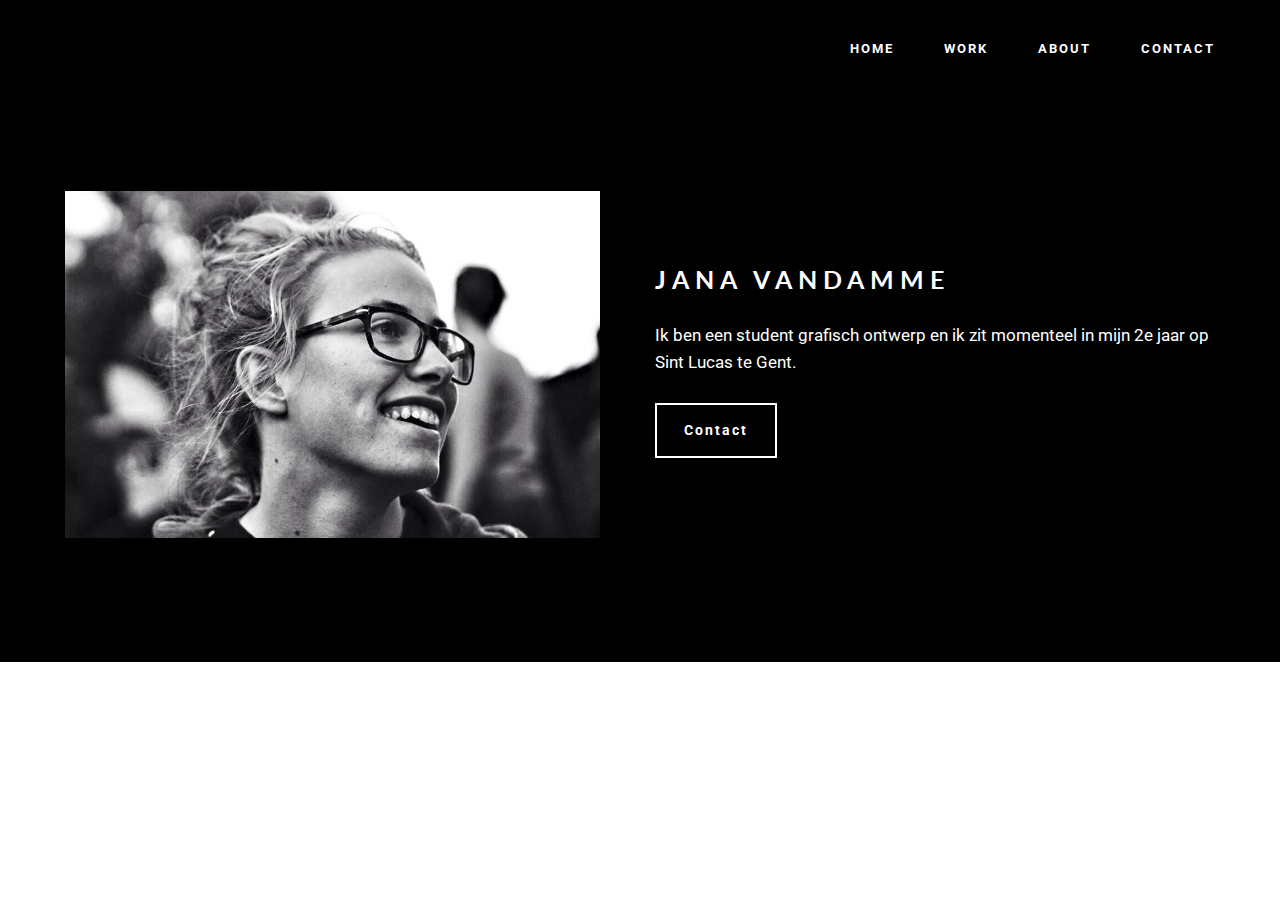
<file: About.html>
<!DOCTYPE html>
<html>
<head>
  <!-- Site made with Mobirise Website Builder v2.11.1, https://mobirise.com -->
  <meta charset="UTF-8">
  <meta http-equiv="X-UA-Compatible" content="IE=edge">
  <meta name="generator" content="Mobirise v2.11.1, mobirise.com">
  <meta name="viewport" content="width=device-width, initial-scale=1">
  <link rel="shortcut icon" href="assets/images/10463007-10204190463590943-1626561385712831707-n-1-960x960-91.jpg" type="image/x-icon">
  <meta name="description" content="">
  <title>About</title>
  <link rel="stylesheet" href="https://fonts.googleapis.com/css?family=Roboto:700,400&amp;subset=cyrillic,latin,greek,vietnamese">
  <link rel="stylesheet" href="assets/bootstrap/css/bootstrap.min.css">
  <link rel="stylesheet" href="assets/mobirise/css/style.css">
  <link rel="stylesheet" href="assets/mobirise/css/mbr-additional.css" type="text/css">
  
  
  
</head>
<body>

<!-- Google Analytics -->
<script>
  (function(i,s,o,g,r,a,m){i['GoogleAnalyticsObject']=r;i[r]=i[r]||function(){
  (i[r].q=i[r].q||[]).push(arguments)},i[r].l=1*new Date();a=s.createElement(o),
  m=s.getElementsByTagName(o)[0];a.async=1;a.src=g;m.parentNode.insertBefore(a,m)
  })(window,document,'script','https://www.google-analytics.com/analytics.js','ga');

  ga('create', 'UA-77722412-1', 'auto');
  ga('send', 'pageview');

</script>
<!-- /Google Analytics -->


<section class="mbr-navbar mbr-navbar--freeze mbr-navbar--absolute mbr-navbar--transparent mbr-navbar--auto-collapse" id="ext_menu-7">
    <div class="mbr-navbar__section mbr-section">
        <div class="mbr-section__container container">
            <div class="mbr-navbar__container">
                
                <div class="mbr-navbar__hamburger mbr-hamburger"><span class="mbr-hamburger__line"></span></div>
                <div class="mbr-navbar__column mbr-navbar__menu">
                    <nav class="mbr-navbar__menu-box mbr-navbar__menu-box--inline-right">
                        <div class="mbr-navbar__column">
                            <ul class="mbr-navbar__items mbr-navbar__items--right float-left mbr-buttons mbr-buttons--freeze mbr-buttons--right btn-decorator mbr-buttons--active mbr-buttons--only-links"><li class="mbr-navbar__item"><a class="mbr-buttons__link btn text-white" href="index.html">HOME</a></li><li class="mbr-navbar__item"><a class="mbr-buttons__link btn text-white" href="Work.html">WORK</a></li> <li class="mbr-navbar__item"><a class="mbr-buttons__link btn text-white" href="About.html">ABOUT</a></li> <li class="mbr-navbar__item"><a class="mbr-buttons__link btn text-white" href="Contact.html">CONTACT</a></li> </ul>                            
                            
                        </div>
                    </nav>
                </div>
            </div>
        </div>
    </div>
</section>

<section class="engine"><a rel="external" href="https://mobirise.com">free website creator</a></section><section class="mbr-section mbr-section--relative mbr-after-navbar" id="msg-box4-33" style="background-color: rgb(0, 0, 0);">
    
    <div class="mbr-section__container mbr-section__container--isolated container" style="padding-top: 93px; padding-bottom: 124px;">
        <div class="row">
            <div class="mbr-box mbr-box--fixed mbr-box--adapted">
                <div class="mbr-box__magnet mbr-box__magnet--top-right mbr-section__left col-sm-6">
                    <figure class="mbr-figure mbr-figure--adapted mbr-figure--caption-inside-bottom mbr-figure--full-width"><img src="assets/images/10463007-10204190463590943-1626561385712831707-n-960x622-40.jpg" class="mbr-figure__img"></figure>
                </div>
                <div class="mbr-box__magnet mbr-class-mbr-box__magnet--center-left col-sm-6 mbr-section__right">
                    <div class="mbr-section__container mbr-section__container--middle">
                        <div class="mbr-header mbr-header--auto-align mbr-header--wysiwyg">
                            <h3 class="mbr-header__text">JANA VANDAMME</h3>
                            
                        </div>
                    </div>
                    <div class="mbr-section__container mbr-section__container--middle">
                        <div class="mbr-article mbr-article--auto-align mbr-article--wysiwyg">Ik ben een student grafisch ontwerp en ik zit momenteel in mijn 2e jaar op Sint Lucas te Gent.&nbsp;</div>
                    </div>
                    <div class="mbr-section__container">
                        <div class="mbr-buttons mbr-buttons--auto-align btn-inverse"><a class="mbr-buttons__btn btn btn-lg btn-default" href="Contact.html">Contact</a></div>
                    </div>
                </div>
                
            </div>
        </div>
    </div>
</section>


  <script src="assets/web/assets/jquery/jquery.min.js"></script>
  <script src="assets/bootstrap/js/bootstrap.min.js"></script>
  <script src="assets/smooth-scroll/SmoothScroll.js"></script>
  <script src="assets/mobirise/js/script.js"></script>
  
  
</body>
</html>
</file>
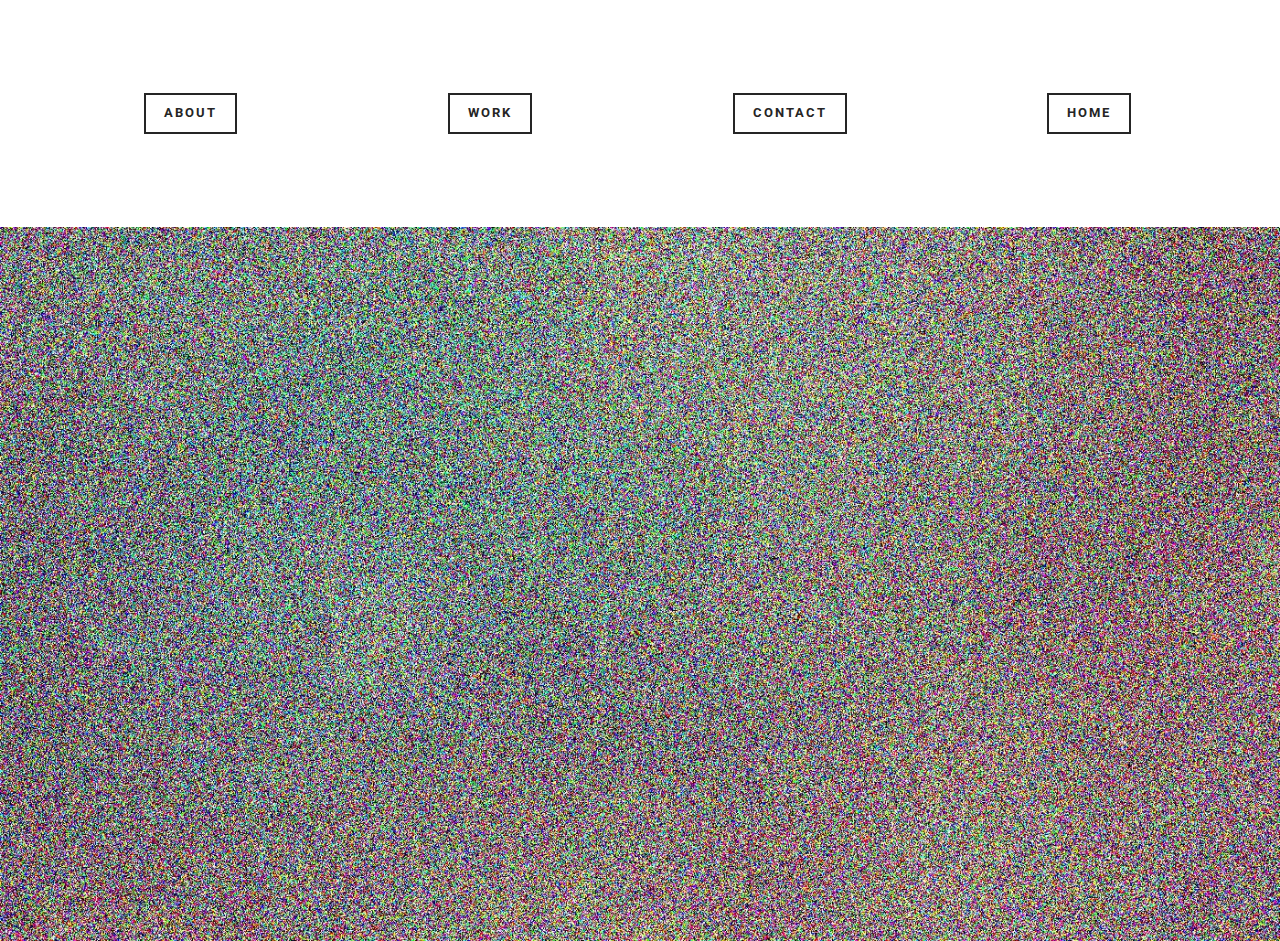
<file: Home.html>
<!DOCTYPE html>
<html>
<head>
  <!-- Site made with Mobirise Website Builder v2.11.1, https://mobirise.com -->
  <meta charset="UTF-8">
  <meta http-equiv="X-UA-Compatible" content="IE=edge">
  <meta name="generator" content="Mobirise v2.11.1, mobirise.com">
  <meta name="viewport" content="width=device-width, initial-scale=1">
  <link rel="shortcut icon" href="assets/images/10463007-10204190463590943-1626561385712831707-n-1-960x960-91.jpg" type="image/x-icon">
  <meta name="description" content="">
  <title>home</title>
  <link rel="stylesheet" href="https://fonts.googleapis.com/css?family=Roboto:700,400&amp;subset=cyrillic,latin,greek,vietnamese">
  <link rel="stylesheet" href="assets/bootstrap/css/bootstrap.min.css">
  <link rel="stylesheet" href="assets/mobirise/css/style.css">
  <link rel="stylesheet" href="assets/mobirise/css/mbr-additional.css" type="text/css">
  
  
  
</head>
<body>

<!-- Google Analytics -->
<script>
  (function(i,s,o,g,r,a,m){i['GoogleAnalyticsObject']=r;i[r]=i[r]||function(){
  (i[r].q=i[r].q||[]).push(arguments)},i[r].l=1*new Date();a=s.createElement(o),
  m=s.getElementsByTagName(o)[0];a.async=1;a.src=g;m.parentNode.insertBefore(a,m)
  })(window,document,'script','https://www.google-analytics.com/analytics.js','ga');

  ga('create', 'UA-77722412-1', 'auto');
  ga('send', 'pageview');

</script>
<!-- /Google Analytics -->


<section class="mbr-section mbr-section--relative mbr-section--fixed-size" id="features1-40" style="background-color: rgb(255, 255, 255);">
    
    
    <div class="mbr-section__container container mbr-section__container--std-top-padding" style="padding-top: 93px;">
        <div class="mbr-section__row row">
            <div class="mbr-section__col col-xs-12 col-md-3 col-sm-6">
                
                
                
                <div class="mbr-section__container mbr-section__container--last" style="padding-bottom: 93px;">
                    <div class="mbr-buttons mbr-buttons--center"><a href="About.html" class="mbr-buttons__btn btn btn-wrap btn-xs-lg btn-default">ABOUT</a></div>
                </div>
            </div>
            <div class="mbr-section__col col-xs-12 col-md-3 col-sm-6">
                
                
                
                <div class="mbr-section__container mbr-section__container--last" style="padding-bottom: 93px;">
                    <div class="mbr-buttons mbr-buttons--center"><a href="Work.html" class="mbr-buttons__btn btn btn-wrap btn-xs-lg btn-default">WORK</a></div>
                </div>
            </div>
            <div class="clearfix visible-sm-block"></div>
            <div class="mbr-section__col col-xs-12 col-md-3 col-sm-6">
                
                
                
                <div class="mbr-section__container mbr-section__container--last" style="padding-bottom: 93px;">
                    <div class="mbr-buttons mbr-buttons--center"><a href="Contact.html" class="mbr-buttons__btn btn btn-wrap btn-xs-lg btn-default">CONTACT</a></div>
                </div>
            </div>
            
            <div class="mbr-section__col col-xs-12 col-md-3 col-sm-6">
                
                
                
                <div class="mbr-section__container mbr-section__container--last" style="padding-bottom: 93px;">
                    <div class="mbr-buttons mbr-buttons--center"><a href="index.html" class="mbr-buttons__btn btn btn-wrap btn-xs-lg btn-default">HOME</a></div>
                </div>
            </div>
            
            
            
        </div>
    </div>
</section>

<section class="engine"><a rel="external" href="https://mobirise.com">html5 site builder</a></section><section class="mbr-figure mbr-figure--wysiwyg mbr-figure--full-width mbr-figure--caption-outside-bottom" id="image1-41" style="background-color: rgb(37, 37, 37);">

    <div><img src="assets/images/design-header-2016x1124-62.jpg" class="mbr-figure__img"></div>
    
</section>


  <script src="assets/web/assets/jquery/jquery.min.js"></script>
  <script src="assets/bootstrap/js/bootstrap.min.js"></script>
  <script src="assets/smooth-scroll/SmoothScroll.js"></script>
  <script src="assets/mobirise/js/script.js"></script>
  
  
</body>
</html>
</file>
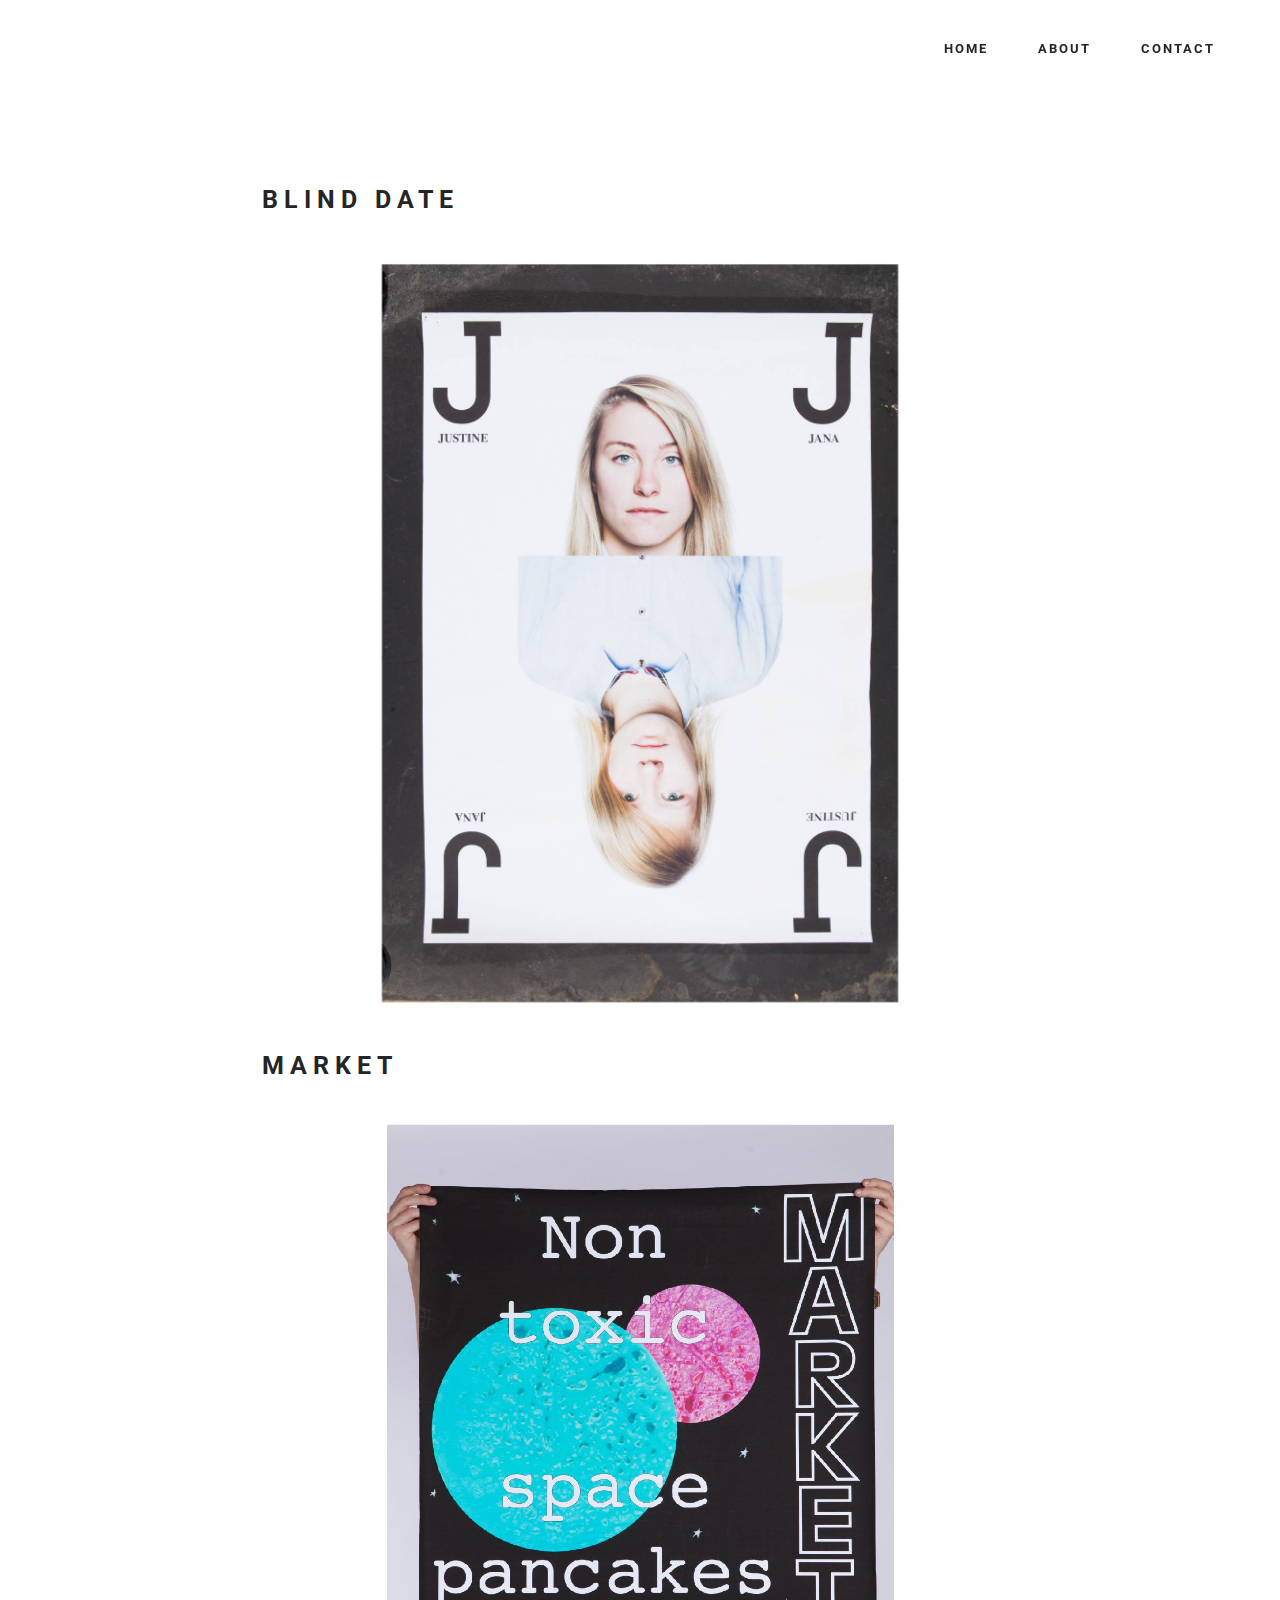
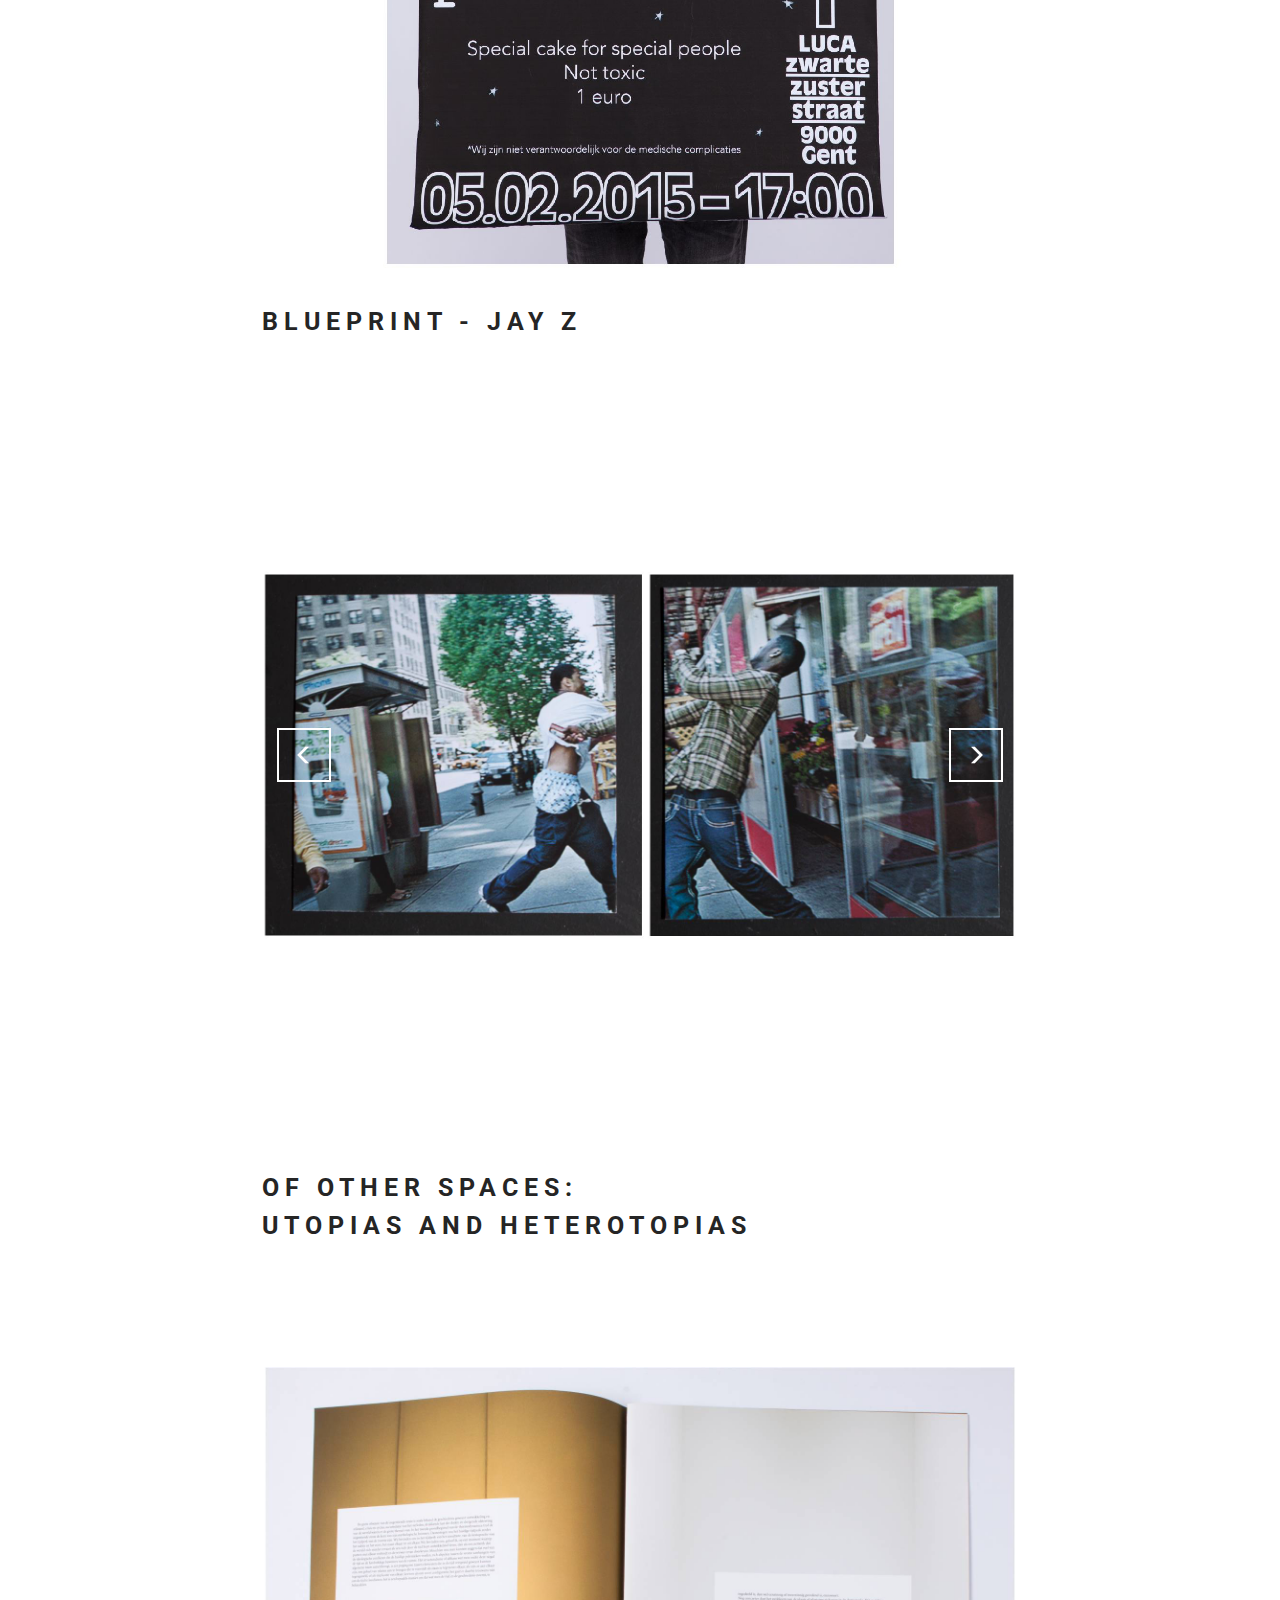
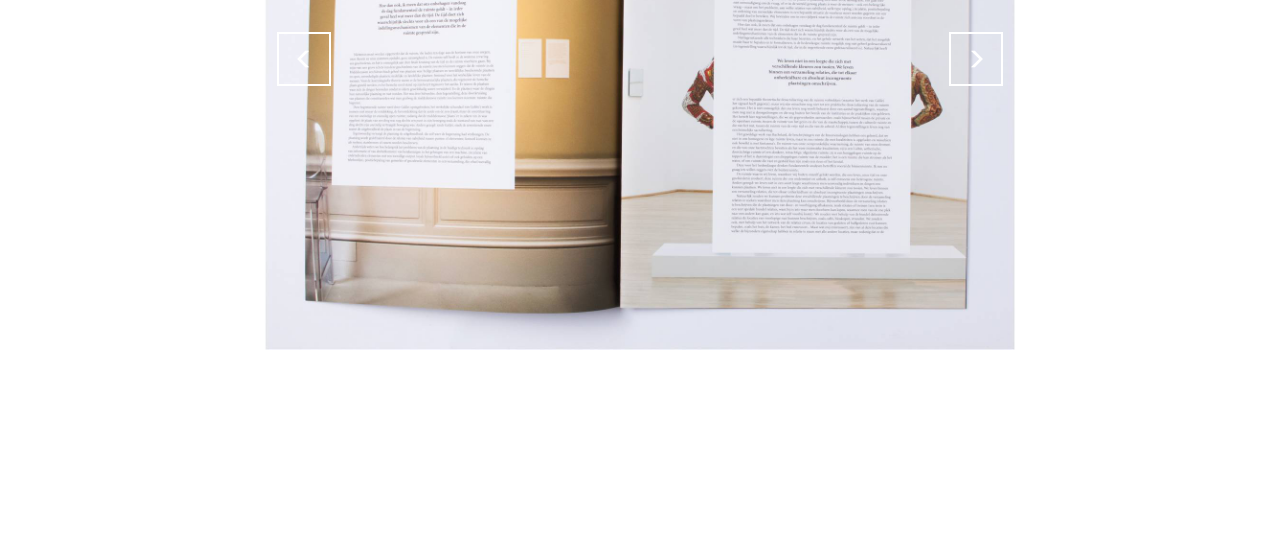
<file: Work.html>
<!DOCTYPE html>
<html>
<head>
  <!-- Site made with Mobirise Website Builder v2.11.1, https://mobirise.com -->
  <meta charset="UTF-8">
  <meta http-equiv="X-UA-Compatible" content="IE=edge">
  <meta name="generator" content="Mobirise v2.11.1, mobirise.com">
  <meta name="viewport" content="width=device-width, initial-scale=1">
  <link rel="shortcut icon" href="assets/images/10463007-10204190463590943-1626561385712831707-n-1-960x960-91.jpg" type="image/x-icon">
  <meta name="description" content="">
  <title>work</title>
  <link rel="stylesheet" href="https://fonts.googleapis.com/css?family=Roboto:700,400&amp;subset=cyrillic,latin,greek,vietnamese">
  <link rel="stylesheet" href="assets/bootstrap/css/bootstrap.min.css">
  <link rel="stylesheet" href="assets/mobirise/css/style.css">
  <link rel="stylesheet" href="assets/mobirise-slider/style.css">
  <link rel="stylesheet" href="assets/mobirise/css/mbr-additional.css" type="text/css">
  
  
  
</head>
<body>

<!-- Google Analytics -->
<script>
  (function(i,s,o,g,r,a,m){i['GoogleAnalyticsObject']=r;i[r]=i[r]||function(){
  (i[r].q=i[r].q||[]).push(arguments)},i[r].l=1*new Date();a=s.createElement(o),
  m=s.getElementsByTagName(o)[0];a.async=1;a.src=g;m.parentNode.insertBefore(a,m)
  })(window,document,'script','https://www.google-analytics.com/analytics.js','ga');

  ga('create', 'UA-77722412-1', 'auto');
  ga('send', 'pageview');

</script>
<!-- /Google Analytics -->


<section class="mbr-navbar mbr-navbar--freeze mbr-navbar--absolute mbr-navbar--transparent mbr-navbar--sticky mbr-navbar--auto-collapse" id="menu-23">
    <div class="mbr-navbar__section mbr-section">
        <div class="mbr-section__container container">
            <div class="mbr-navbar__container">
                
                <div class="mbr-navbar__hamburger mbr-hamburger"><span class="mbr-hamburger__line"></span></div>
                <div class="mbr-navbar__column mbr-navbar__menu">
                    <nav class="mbr-navbar__menu-box mbr-navbar__menu-box--inline-right">
                        <div class="mbr-navbar__column">
                            <ul class="mbr-navbar__items mbr-navbar__items--right float-left mbr-buttons mbr-buttons--freeze mbr-buttons--right btn-decorator mbr-buttons--active mbr-buttons--only-links"><li class="mbr-navbar__item"><a class="mbr-buttons__link btn text-black" href="index.html">HOME</a></li><li class="mbr-navbar__item"><a class="mbr-buttons__link btn text-black" href="About.html">ABOUT</a></li><li class="mbr-navbar__item"><a class="mbr-buttons__link btn text-black" href="Contact.html">CONTACT</a></li></ul>                            
                            
                        </div>
                    </nav>
                </div>
            </div>
        </div>
    </div>
</section>

<section class="engine"><a rel="external" href="https://mobirise.com">responsive layout maker</a></section><section class="mbr-section mbr-after-navbar" id="header3-50">
    <div class="mbr-section__container container mbr-section__container--first">
        <div class="mbr-header mbr-header--wysiwyg row">
            <div class="col-sm-8 col-sm-offset-2">
                <h3 class="mbr-header__text">BLIND DATE</h3>
                
            </div>
        </div>
    </div>
</section>

<section class="mbr-slider mbr-section mbr-section--no-padding carousel slide" data-ride="carousel" data-wrap="true" data-interval="false" id="slider2-18">
    <div class="mbr-section__container container article-slider mbr-section__container--middle">
        <div class=" col-sm-8 col-sm-offset-2">
            
            <div class="carousel-inner" role="listbox">
                <div class="mbr-box mbr-section mbr-section--relative mbr-section--fixed-size mbr-section--bg-adapted item dark center active">
                    <div class="mbr-box__magnet mbr-box__magnet--center-left">
                                            
                        <div>
                            <img src="assets/images/1-1600x1600-85.jpg">
                            <div class="row">
                                <div class=" col-md-6 col-md-offset-1">  

                                <div class="mbr-hero">
                                    

                                    
                                </div>
                                
                                </div>
                            </div>
                        </div>
                    </div>
                </div><div class="mbr-box mbr-section mbr-section--relative mbr-section--fixed-size mbr-section--bg-adapted item dark center">
                    <div class="mbr-box__magnet mbr-box__magnet--center-left">
                                            
                        <div>
                            <img src="assets/images/1-1600x1600-35.jpg">
                            <div class="row">
                                <div class=" col-md-6 col-md-offset-1">  

                                <div class="mbr-hero">
                                    

                                    
                                </div>
                                
                                </div>
                            </div>
                        </div>
                    </div>
                </div><div class="mbr-box mbr-section mbr-section--relative mbr-section--fixed-size mbr-section--bg-adapted item dark center">
                    <div class="mbr-box__magnet mbr-box__magnet--center-center">
                    <div class="mbr-overlay" style="opacity: 0.8; background-color: rgb(0, 0, 0);"></div>                        
                        <div>
                            <img src="assets/images/1-1600x1600-35.jpg">
                            <div class="row">
                                <div class=" col-md-8 col-md-offset-2">  

                                <div class="mbr-hero">
                                    

                                    <p class="mbr-hero__subtext"><strong>Ontwerp je in duo een diptiek. Het tweeluik moet zichtbaar maken of jullie combinatie een match of een mismatch is.<br>Elke poster bevat een portret + naam van de persoon in kwestie, gecombineerd met een slagzin of woord die de match of de mismatch duidelijk maakt.</strong><br></p>
                                </div>
                                
                                </div>
                            </div>
                        </div>
                    </div>
                </div>
            </div>
            
            <a data-app-prevent-settings="" class="left carousel-control" role="button" data-slide="prev" href="#slider2-18">
                <span class="glyphicon glyphicon-menu-left" aria-hidden="true"></span>
                <span class="sr-only">Previous</span>
            </a>
            <a data-app-prevent-settings="" class="right carousel-control" role="button" data-slide="next" href="#slider2-18">
                <span class="glyphicon glyphicon-menu-right" aria-hidden="true"></span>
                <span class="sr-only">Next</span>
            </a>
        </div>
    </div>
</section>

<section class="mbr-section" id="header3-53">
    <div class="mbr-section__container container mbr-section__container--middle">
        <div class="mbr-header mbr-header--wysiwyg row">
            <div class="col-sm-8 col-sm-offset-2">
                <h3 class="mbr-header__text">MARKET</h3>
                
            </div>
        </div>
    </div>
</section>

<section class="mbr-section" id="image2-54">
    <div class="mbr-section__container container mbr-section__container--middle">
        <div class="row">
            <div class="col-sm-8 col-sm-offset-2">
                <figure class="mbr-figure mbr-figure--wysiwyg mbr-figure--full-width mbr-figure--caption-inside-bottom">

                    <div><img src="assets/images/2-1600x1600-92.jpg" class="mbr-figure__img"></div>
                    
                </figure>
            </div>
        </div>
    </div>
</section>

<section class="mbr-section" id="header3-55">
    <div class="mbr-section__container container mbr-section__container--middle">
        <div class="mbr-header mbr-header--wysiwyg row">
            <div class="col-sm-8 col-sm-offset-2">
                <h3 class="mbr-header__text">BLUEPRINT - JAY Z</h3>
                
            </div>
        </div>
    </div>
</section>

<section class="mbr-slider mbr-section mbr-section--no-padding carousel slide" data-ride="carousel" data-wrap="true" data-interval="false" id="slider2-19">
    <div class="mbr-section__container container article-slider mbr-section__container--middle">
        <div class=" col-sm-8 col-sm-offset-2">
            
            <div class="carousel-inner" role="listbox">
                <div class="mbr-box mbr-section mbr-section--relative mbr-section--fixed-size mbr-section--bg-adapted item dark center active">
                    <div class="mbr-box__magnet mbr-box__magnet--center-center">
                                            
                        <div>
                            <img src="assets/images/4-1600x1600-5.jpg">
                            <div class="row">
                                <div class=" col-md-8 col-md-offset-2">  

                                <div class="mbr-hero">
                                    

                                    
                                </div>
                                
                                </div>
                            </div>
                        </div>
                    </div>
                </div><div class="mbr-box mbr-section mbr-section--relative mbr-section--fixed-size mbr-section--bg-adapted item dark center">
                    <div class="mbr-box__magnet mbr-box__magnet--center-center">
                                            
                        <div>
                            <img src="assets/images/4-1600x1600-25.jpg">
                            <div class="row">
                                <div class=" col-md-8 col-md-offset-2">  

                                <div class="mbr-hero">
                                    

                                    
                                </div>
                                
                                </div>
                            </div>
                        </div>
                    </div>
                </div><div class="mbr-box mbr-section mbr-section--relative mbr-section--fixed-size mbr-section--bg-adapted item dark center">
                    <div class="mbr-box__magnet mbr-box__magnet--center-right">
                    <div class="mbr-overlay" style="opacity: 0.8; background-color: rgb(0, 0, 0);"></div>                        
                        <div>
                            <img src="assets/images/4-1600x1600-25.jpg">
                            <div class="row">
                                <div class=" col-md-6 col-md-offset-5">  

                                <div class="mbr-hero">
                                    

                                    <p class="mbr-hero__subtext"><strong>Je ontwerpt een lp-hoes voor muziek naar keuze. Uiteraard is het niet de bedoeling dat je de bestaande iconografie van de muzikant of het muziek/genre bevestigt, we verwachten een persoonlijke grafische invalshoek. Probeer je voor te stellen dat de bestaande hoes als voorstel door de artiest of het label geweigerd is, en dat jij aangezocht bent om met een totaal nieuw concept aan te komen.</strong><br></p>
                                </div>
                                
                                </div>
                            </div>
                        </div>
                    </div>
                </div>
            </div>
            
            <a data-app-prevent-settings="" class="left carousel-control" role="button" data-slide="prev" href="#slider2-19">
                <span class="glyphicon glyphicon-menu-left" aria-hidden="true"></span>
                <span class="sr-only">Previous</span>
            </a>
            <a data-app-prevent-settings="" class="right carousel-control" role="button" data-slide="next" href="#slider2-19">
                <span class="glyphicon glyphicon-menu-right" aria-hidden="true"></span>
                <span class="sr-only">Next</span>
            </a>
        </div>
    </div>
</section>

<section class="mbr-section" id="header3-22">
    <div class="mbr-section__container container mbr-section__container--middle">
        <div class="mbr-header mbr-header--wysiwyg row">
            <div class="col-sm-8 col-sm-offset-2">
                <h3 class="mbr-header__text">OF OTHER SPACES:&nbsp;<div>UTOPIAS AND HETEROTOPIAS</div></h3>
                
            </div>
        </div>
    </div>
</section>

<section class="mbr-slider mbr-section mbr-section--no-padding carousel slide" data-ride="carousel" data-wrap="true" data-interval="false" id="slider2-20">
    <div class="mbr-section__container container article-slider mbr-section__container--last">
        <div class=" col-sm-8 col-sm-offset-2">
            
            <div class="carousel-inner" role="listbox">
                <div class="mbr-box mbr-section mbr-section--relative mbr-section--fixed-size mbr-section--bg-adapted item dark center active">
                    <div class="mbr-box__magnet mbr-box__magnet--center-center">
                                            
                        <div>
                            <img src="assets/images/3-1600x1600-50.jpg">
                            <div class="row">
                                <div class=" col-md-8 col-md-offset-2">  

                                <div class="mbr-hero">
                                    

                                    
                                </div>
                                
                                </div>
                            </div>
                        </div>
                    </div>
                </div><div class="mbr-box mbr-section mbr-section--relative mbr-section--fixed-size mbr-section--bg-adapted item dark center">
                    <div class="mbr-box__magnet mbr-box__magnet--center-center">
                                            
                        <div>
                            <img src="assets/images/3-1600x1600-7.jpg">
                            <div class="row">
                                <div class=" col-md-8 col-md-offset-2">  

                                <div class="mbr-hero">
                                    

                                    
                                </div>
                                
                                </div>
                            </div>
                        </div>
                    </div>
                </div><div class="mbr-box mbr-section mbr-section--relative mbr-section--fixed-size mbr-section--bg-adapted item dark center">
                    <div class="mbr-box__magnet mbr-box__magnet--center-left">
                    <div class="mbr-overlay" style="opacity: 0.7; background-color: rgb(0, 0, 0);"></div>                        
                        <div>
                            <img src="assets/images/3-1600x1600-7.jpg">
                            <div class="row">
                                <div class=" col-md-6 col-md-offset-1">  

                                <div class="mbr-hero">
                                    

                                    <p class="mbr-hero__subtext"><strong>Ontwerp een boek op krantenformaar. Het boek moet een heterotopie weergeven en de tekst van Foucault 'Of Other Spaces: Utopias and Heterotopias' bevatten. Het boek moet duidelijk maken wat een heterotopie is aan de hand van de gebruikte afbeeldingen <br>en de tekst.</strong><br></p>
                                </div>
                                
                                </div>
                            </div>
                        </div>
                    </div>
                </div>
            </div>
            
            <a data-app-prevent-settings="" class="left carousel-control" role="button" data-slide="prev" href="#slider2-20">
                <span class="glyphicon glyphicon-menu-left" aria-hidden="true"></span>
                <span class="sr-only">Previous</span>
            </a>
            <a data-app-prevent-settings="" class="right carousel-control" role="button" data-slide="next" href="#slider2-20">
                <span class="glyphicon glyphicon-menu-right" aria-hidden="true"></span>
                <span class="sr-only">Next</span>
            </a>
        </div>
    </div>
</section>


  <script src="assets/web/assets/jquery/jquery.min.js"></script>
  <script src="assets/bootstrap/js/bootstrap.min.js"></script>
  <script src="assets/smooth-scroll/SmoothScroll.js"></script>
  <script src="assets/bootstrap-carousel-swipe/bootstrap-carousel-swipe.js"></script>
  <script src="assets/mobirise/js/script.js"></script>
  
  
</body>
</html>
</file>
<file: assets/mobirise/css/mbr-additional.css>
@import url(https://fonts.googleapis.com/css?family=Lato:400,300,700);
#ext_menu-7 .mbr-brand__name {
  font-size: 16px;
}
#ext_menu-7.mbr-navbar--stuck .mbr-navbar__section {
  background: #000000;
}
#ext_menu-7 .mbr-navbar__hamburger {
  color: #ffffff;
}
#header4-9 H1 {
  font-size: 60px;
  text-align: left;
  color: #ffffff;
}
#contacts1-48 P {
  color: #252525;
}

#msg-box4-33 .mbr-header__text {
  color: #ffffff;
  font-family: 'Lato', sans-serif;
}
#msg-box4-33 .mbr-header__subtext {
  color: #ffffff;
}
#msg-box4-33 .mbr-article {
  color: #ffffff;
}
#msg-box5-35 .mbr-header__text {
  color: #252525;
}
#msg-box5-35 .mbr-header__subtext {
  color: #ffffff;
}
#msg-box5-35 .mbr-article {
  color: #ffffff;
}
#msg-box5-35 .mbr-article P {
  color: #252525;
}
#msg-box5-36 .mbr-header__text {
  color: #ffffff;
}
#msg-box5-36 .mbr-header__subtext {
  color: #ffffff;
}
#msg-box5-36 .mbr-article {
  color: #ffffff;
}
#msg-box4-42 .mbr-header__text {
  color: #252525;
}
#msg-box4-42 .mbr-header__subtext {
  color: #ffffff;
}
#msg-box4-42 .mbr-article {
  color: #ffffff;
}
#msg-box4-42 .mbr-article P {
  color: #252525;
}
#msg-box4-43 .mbr-header__text {
  color: #252525;
}
#msg-box4-43 .mbr-header__subtext {
  color: #ffffff;
}
#msg-box4-43 .mbr-article {
  color: #ffffff;
}
#msg-box4-43 .mbr-article P {
  color: #252525;
  font-size: 16px;
}
#msg-box4-44 .mbr-header__text {
  color: #ffffff;
}
#msg-box4-44 .mbr-header__subtext {
  color: #ffffff;
}
#msg-box4-44 .mbr-article {
  color: #ffffff;
}
#msg-box4-45 .mbr-header__text {
  color: #252525;
}
#msg-box4-45 .mbr-header__subtext {
  color: #ffffff;
}
#msg-box4-45 .mbr-article {
  color: #ffffff;
}
#msg-box4-45 .mbr-article P {
  color: #252525;
}
#msg-box4-46 .mbr-header__text {
  color: #ffffff;
}
#msg-box4-46 .mbr-header__subtext {
  color: #ffffff;
}
#msg-box4-46 .mbr-article {
  color: #ffffff;
}
</file>
<file: assets/mobirise-slider/style.css>
/*-------

   Slider

-------*/
.mbr-slider .carousel-inner > .active,
.mbr-slider .carousel-inner > .next,
.mbr-slider .carousel-inner > .prev {
	display: table;
}
.mbr-slider .carousel-control {
    background-image: none;
    width: 54px;
    height: 54px;
    top: 50%;
    margin-top: -27px;
    line-height: 54px;
    border: 2px solid #fff;
    opacity: 1;
    text-shadow: none;
    z-index: 5;
    -webkit-transition: all 0.2s ease-in-out 0s;
    -o-transition: all 0.2s ease-in-out 0s;
    transition: all 0.2s ease-in-out 0s;
}
.mbr-slider .carousel-control.left {
	margin-left: 20px;
}
.mbr-slider .carousel-control.right {
	margin-right: 20px;
}
.mbr-slider .carousel-control:hover {
	background: #fff;
	color: #000;
}
.mbr-slider .carousel-indicators {
    bottom: 20px;
}
.mbr-slider .carousel-indicators li,
.mbr-slider .carousel-indicators .active {
    width: 15px;
    height: 15px;
    margin: 3px;
    border: 2px solid #ffffff;
}

@media (max-width: 767px) {
    .mbr-slider .carousel-control {
        top: auto;
        bottom: 20px;
    }
}
.mbr-slider .mbr-overlay {
    z-index: 0;
    opacity:0.5;
}
/* boxed model */
.mbr-slider > .boxed-slider {
    position: relative;
    padding: 93px 0;
}
.mbr-slider > .container .carousel-indicators {
    margin-bottom: 93px;
}
@media (max-width: 767px) {
    .mbr-slider > .container .carousel-control {
        margin-bottom: 93px;
    }
}
.mbr-slider > .container img {
    width: 100%;
}
.mbr-slider > .container img + .row {
    position: absolute;
    top: 50%;
    left: 0;
    right: 0;
    margin-left: 0;
    margin-right: 0;
    -webkit-transform: translateY(-50%);
    -moz-transform: translateY(-50%);
    transform: translateY(-50%);
}
.mbr-slider .mbr-section {
    padding-left: 0;
    padding-right: 0;
}

/* article layout */
.mbr-slider .article-slider > div {
    padding-left: 0;
    padding-right: 0;
}
.mbr-slider > .container.article-slider .carousel-indicators {
    margin-bottom: 0;
}
</file>
<file: assets/mobirise/css/style.css>
.is-builder .animated {
  -webkit-animation-name: none !important;
  animation-name: none !important;
}
html {
  position: relative;
  min-height: 100%;
}
.mbr-embedded-video {
  position: relative;
}
.mbr-background-video,
.mbr-background-video-preview {
  bottom: 0;
  left: 0;
  overflow: hidden;
  position: absolute;
  right: 0;
  top: 0;
}
.mbr-parallax-background,
.mbr-background {
  background-attachment: fixed !important;
  background-position: 50% 0;
  background-repeat: no-repeat;
  background-size: cover !important;
}
.mbr-hidden-scrollbar .mbr-parallax-background {
  background-size: auto 130%;
}
.mobile .mbr-parallax-background {
  background-attachment: scroll !important;
}
.mbr-background {
  background-attachment: scroll !important;
}
.mbr-navbar {
  position: relative;
  width: 100%;
}
.mbr-navbar:before {
  content: "";
  display: block;
}
.mbr-navbar__brand-link:after,
.mbr-navbar__brand-img {
  max-height: 74px;
}
.mbr-navbar:before,
.mbr-navbar__container {
  height: 98px;
}
.mbr-navbar--ss .mbr-navbar__brand-link:after,
.mbr-navbar--ss .mbr-navbar__brand-img {
  height: 74px;
}
.mbr-navbar--ss:before,
.mbr-navbar--ss .mbr-navbar__container {
  height: 98px;
}
.mbr-navbar--xs .mbr-navbar__brand-link:after,
.mbr-navbar--xs .mbr-navbar__brand-img {
  height: 32px;
}
.mbr-navbar--xs:before,
.mbr-navbar--xs .mbr-navbar__container {
  height: 56px;
}
.mbr-navbar--s .mbr-navbar__brand-link:after,
.mbr-navbar--s .mbr-navbar__brand-img {
  height: 48px;
}
.mbr-navbar--s:before,
.mbr-navbar--s .mbr-navbar__container {
  height: 72px;
}
.mbr-navbar--m .mbr-navbar__brand-link:after,
.mbr-navbar--m .mbr-navbar__brand-img {
  height: 64px;
}
.mbr-navbar--m:before,
.mbr-navbar--m .mbr-navbar__container {
  height: 88px;
}
.mbr-navbar--l .mbr-navbar__brand-link:after,
.mbr-navbar--l .mbr-navbar__brand-img {
  height: 96px;
}
.mbr-navbar--l:before,
.mbr-navbar--l .mbr-navbar__container {
  height: 120px;
}
.mbr-navbar--xl .mbr-navbar__brand-link:after,
.mbr-navbar--xl .mbr-navbar__brand-img {
  height: 128px;
}
.mbr-navbar--xl:before,
.mbr-navbar--xl .mbr-navbar__container {
  height: 152px;
}
.mbr-navbar--short .mbr-navbar__brand-link:after,
.mbr-navbar--short .mbr-navbar__brand-img {
  height: 40px;
}
.mbr-navbar--short:before,
.mbr-navbar--short .mbr-navbar__container {
  height: 64px;
}
.mbr-navbar--short .mbr-navbar__container {
  padding: 12px 0;
}
@media (max-width: 767px) {
  .mbr-navbar--short .mbr-navbar__brand-link:after,
  .mbr-navbar--short .mbr-navbar__brand-img {
    height: 31px;
  }
  .mbr-navbar--short:before,
  .mbr-navbar--short .mbr-navbar__container {
    height: 45px;
  }
  .mbr-navbar--short .mbr-navbar__container {
    padding: 7px 0;
  }
}
.mbr-navbar__brand-img {
  position: relative;
}
.mbr-navbar__brand-img,
.mbr-navbar__container,
.mbr-navbar__section {
  -webkit-transition: all 300ms ease-in-out 0s;
  -o-transition: all 300ms ease-in-out 0s;
  transition: all 300ms ease-in-out 0s;
}
.mbr-navbar__section {
  background: #2c2c2c;
  height: auto;
  position: absolute;
  top: 0;
  width: 100%;
  z-index: 1000;
}
.mbr-navbar__container {
  display: table;
  padding: 12px 0;
  width: 100%;
}
.mbr-navbar__menu-box {
  display: table;
  width: 100%;
}
.mbr-navbar__menu-box--inline-left,
.mbr-navbar__menu-box--inline-center,
.mbr-navbar__menu-box--inline-right {
  display: block;
  text-align: left;
}
.mbr-navbar__menu-box--inline-center {
  text-align: center;
}
.mbr-navbar__menu-box--inline-right {
  text-align: right;
}
.mbr-navbar__column {
  display: table-cell;
  vertical-align: middle;
}
.mbr-navbar__column--xxs {
  width: 1%;
}
.mbr-navbar__column--xs {
  width: 10%;
}
.mbr-navbar__column--s {
  width: 20%;
}
.mbr-navbar__column--m {
  width: 30%;
}
.mbr-navbar__column--l {
  width: 40%;
}
.mbr-navbar__column--xl {
  width: 50%;
}
.mbr-navbar__menu-box--inline-left .mbr-navbar__column,
.mbr-navbar__menu-box--inline-center .mbr-navbar__column,
.mbr-navbar__menu-box--inline-right .mbr-navbar__column {
  display: inline-block;
}
.mbr-navbar__items {
  float: left;
  padding-left: 0px;
  position: relative;
  left: -20px;
}
.mbr-navbar__items--right {
  float: right;
  left: 0;
}
.mbr-navbar__item {
  display: block;
  float: left;
  position: relative;
}
.mbr-navbar__hamburger {
  display: none;
  margin-top: -11px;
  position: absolute;
  right: 0;
  top: 50%;
  z-index: 10000;
}
.mbr-navbar--collapsed .mbr-navbar__container {
  position: relative;
}
.mbr-navbar--collapsed .mbr-navbar__column {
  display: block;
  width: 100%;
}
.mbr-navbar--collapsed .mbr-navbar__items--right {
  padding-top: 13px;
}
.mbr-navbar--collapsed .mbr-navbar__menu {
  background: rgba(0, 0, 0, 0.9);
  display: none;
  height: 100%;
  left: 0;
  position: fixed;
  top: 0;
  width: 100%;
  z-index: 9999;
}
.mbr-navbar--collapsed .mbr-navbar__menu-box {
  display: table-cell;
  vertical-align: middle;
}
.mbr-navbar--collapsed .mbr-navbar__items {
  float: none;
}
.mbr-navbar--collapsed .mbr-navbar__item {
  float: none;
}
.mbr-navbar--collapsed .mbr-navbar__hamburger {
  display: block;
}
.mbr-navbar--collapsed.mbr-navbar--open .mbr-navbar__menu {
  display: table;
}
.mbr-navbar--collapsed.mbr-navbar--open:not(.mbr-navbar--sticky) .mbr-navbar__section {
  background: none;
  position: fixed;
}
.mbr-navbar--collapsed.mbr-navbar--open .mbr-navbar__brand {
  visibility: hidden;
}
.mbr-navbar--collapsed.mbr-navbar--sticky.mbr-navbar--open .mbr-navbar__brand {
  visibility: visible;
}
.mbr-navbar--collapsed.mbr-navbar--open .mbr-navbar__brand-img,
.mbr-navbar--collapsed.mbr-navbar--open .mbr-navbar__container {
  -webkit-transition: none;
  -o-transition: none;
  transition: none;
}
.mbr-navbar--freeze.mbr-navbar--collapsed.mbr-navbar--open .mbr-navbar__hamburger,
.mbr-navbar--freeze.mbr-navbar--collapsed.mbr-navbar--open .mbr-navbar__hamburger:hover {
  color: #fff !important;
}
.mbr-navbar--sticky .mbr-navbar__section {
  position: fixed;
}
.mbr-navbar--absolute {
  position: absolute;
}
.mbr-navbar--transparent .mbr-navbar__section {
  background: none;
}
.mbr-navbar--stuck .mbr-navbar__section,
.mbr-navbar--relative .mbr-navbar__section {
  background: #2c2c2c;
}
@media (max-width: 991px) {
  .mbr-navbar--auto-collapse .mbr-navbar__container {
    position: relative;
  }
  .mbr-navbar--auto-collapse .mbr-navbar__column {
    display: block;
    width: 100%;
  }
  .mbr-navbar--auto-collapse .mbr-navbar__items--right {
    padding-top: 13px;
  }
  .mbr-navbar--auto-collapse .mbr-navbar__menu {
    background: rgba(0, 0, 0, 0.9);
    display: none;
    height: 100%;
    left: 0;
    position: fixed;
    top: 0;
    width: 100%;
    z-index: 9999;
  }
  .mbr-navbar--auto-collapse .mbr-navbar__menu-box {
    display: table-cell;
    vertical-align: middle;
  }
  .mbr-navbar--auto-collapse .mbr-navbar__items {
    float: none;
  }
  .mbr-navbar--auto-collapse .mbr-navbar__item {
    float: none;
  }
  .mbr-navbar--auto-collapse .mbr-navbar__hamburger {
    display: block;
  }
  .mbr-navbar--auto-collapse.mbr-navbar--open .mbr-navbar__menu {
    display: table;
  }
  .mbr-navbar--auto-collapse.mbr-navbar--open:not(.mbr-navbar--sticky) .mbr-navbar__section {
    background: none;
    position: fixed;
  }
  .mbr-navbar--auto-collapse.mbr-navbar--open .mbr-navbar__brand {
    visibility: hidden;
  }
  .mbr-navbar--auto-collapse.mbr-navbar--sticky.mbr-navbar--open .mbr-navbar__brand {
    visibility: visible;
  }
  .mbr-navbar--auto-collapse.mbr-navbar--open .mbr-navbar__brand-img,
  .mbr-navbar--auto-collapse.mbr-navbar--open .mbr-navbar__container {
    -webkit-transition: none;
    -o-transition: none;
    transition: none;
  }
}
.mbr-after-navbar:before {
  content: "";
  display: block;
  height: 98px;
}
.mbr-hamburger {
  cursor: pointer;
  height: 23px;
  width: 30px;
}
.mbr-hamburger:focus {
  outline: none;
}
.mbr-hamburger__line,
.mbr-hamburger__line:before,
.mbr-hamburger__line:after {
  content: "";
  position: absolute;
  display: block;
  height: 1px;
  cursor: pointer;
}
.mbr-hamburger__line,
.mbr-hamburger__line:before,
.mbr-hamburger__line:after {
  width: 30px;
  border-bottom: 5px solid;
  top: 9px;
}
.mbr-hamburger__line:before {
  top: -9px;
}
.mbr-hamburger__line:after {
  top: 9px;
}
.mbr-hamburger__line,
.mbr-hamburger__line:before,
.mbr-hamburger__line:after {
  -webkit-transition: all 300ms ease-in-out;
  transition: all 300ms ease-in-out;
}
.mbr-hamburger--open .mbr-hamburger__line {
  border-color: transparent;
}
.mbr-hamburger--open .mbr-hamburger__line:before,
.mbr-hamburger--open .mbr-hamburger__line:after {
  top: 0;
}
.mbr-hamburger--open .mbr-hamburger__line:before {
  -ms-transform: rotate(45deg);
  -webkit-transform: rotate(45deg);
  transform: rotate(45deg);
}
.mbr-hamburger--open .mbr-hamburger__line:after {
  top: 10px;
  -ms-transform: translatey(-10px) rotate(-45deg);
  -webkit-transform: translatey(-10px) rotate(-45deg);
  transform: translatey(-10px) rotate(-45deg);
}
@media (max-width: 767px) {
  .mbr-hamburger {
    height: 23px;
    width: 27px;
  }
  .mbr-hamburger__line,
  .mbr-hamburger__line:before,
  .mbr-hamburger__line:after {
    width: 27px;
    border-bottom: 4px solid;
    top: 9px;
  }
  .mbr-hamburger__line:before {
    top: -9px;
  }
  .mbr-hamburger__line:after {
    top: 9px;
  }
}
.mbr-brand {
  display: block;
  float: left;
  position: relative;
}
.mbr-brand,
.mbr-brand:hover {
  text-decoration: none;
}
.mbr-brand__name {
  display: block;
  font-weight: bold;
  margin-top: 5px;
  text-align: center;
}
.mbr-brand__name,
.mbr-brand__name:hover {
  text-decoration: none;
}
.mbr-brand--inline {
  display: table;
}
.mbr-brand--inline:after {
  content: "";
  display: table-cell;
  width: 1px;
}
.mbr-brand--inline .mbr-brand__logo,
.mbr-brand--inline .mbr-brand__name {
  display: table-cell;
  vertical-align: middle;
}
.mbr-brand--inline .mbr-brand__logo {
  padding-right: 10px;
}
.mbr-brand--inline .mbr-brand__name {
  margin: 0;
  text-align: left;
}
.mbr-form {
  display: table;
  margin-top: -13px;
  position: relative;
  top: 14px;
  width: 100%;
}
.mbr-form__left,
.mbr-form__right {
  display: table-cell;
  vertical-align: top;
}
.mbr-form__left {
  padding-right: 3px;
}
.mbr-form__right {
  width: 1px;
}
@media (max-width: 530px) {
  .mbr-form {
    display: block;
    margin-top: -27px;
    position: relative;
    top: 26px;
  }
  .mbr-form__left,
  .mbr-form__right {
    display: block;
  }
  .mbr-form__left {
    margin-bottom: 12px;
    padding-right: 0;
  }
  .mbr-form__right {
    width: 100%;
  }
}
.mbr-section {
  padding: 0 20px;
}
.mbr-section--no-padding {
  padding: 0;
}
.mbr-section--relative {
  position: relative;
}
.mbr-section--fixed-size {
  overflow: hidden;
}
.mbr-section--full-height {
  height: 100vh;
}
.mbr-section--full-height.mbr-after-navbar:before {
  display: none;
}
.mbr-section--bg-adapted {
  background-attachment: scroll;
  background-position: 50% 0;
  background-repeat: no-repeat;
  background-size: cover;
}
.mbr-section--gray {
  background-color: #444444;
}
.mbr-section--light-gray {
  background-color: #f0f0f0;
}
.mbr-section--dark-gray {
  background-color: #3c3c3c;
}
.mbr-section__container {
  padding: 0;
  position: relative;
  z-index: 3;
}
.mbr-section__container--center {
  text-align: center;
}
.mbr-section__container--std-padding {
  padding: 93px 0;
}
.mbr-section__container--std-top-padding {
  padding-top: 93px;
}
.mbr-section__container--std-bot-padding {
  padding-bottom: 93px;
}
.mbr-section__container--sm-padding {
  padding: 41px 0;
}
.mbr-section__container--sm-top-padding {
  padding-top: 41px;
}
.mbr-section__container--sm-bot-padding {
  padding-bottom: 41px;
}
.mbr-section__container--isolated {
  padding-bottom: 93px;
  padding-top: 93px;
}
.mbr-section__container--first {
  padding-top: 93px;
  padding-bottom: 41px;
}
.mbr-section__container--middle {
  padding-bottom: 41px;
}
.mbr-section__container--last {
  padding-bottom: 93px;
}
.mbr-section__row {
  margin-left: -24px;
  margin-right: -24px;
}
.mbr-section__col {
  overflow: hidden;
  padding-left: 24px;
  padding-right: 24px;
}
.mbr-section__left {
  padding-right: 40px;
}
.mbr-section__right {
  padding-left: 15px;
}
.mbr-section__header {
  line-height: 1.5em;
  margin: -10px 0 0;
  text-align: center;
}
@media (min-width: 768px) {
  .mbr-section--short-paddings .mbr-section__container--std-padding {
    padding: 59px 0;
  }
  .mbr-section--short-paddings .mbr-section__container--std-top-padding {
    padding-top: 59px;
  }
  .mbr-section--short-paddings .mbr-section__container--std-bot-padding {
    padding-bottom: 59px;
  }
  .mbr-section--short-paddings .mbr-section__container--sm-padding {
    padding: 41px 0;
  }
  .mbr-section--short-paddings .mbr-section__container--sm-top-padding {
    padding-top: 41px;
  }
  .mbr-section--short-paddings .mbr-section__container--sm-bot-padding {
    padding-bottom: 41px;
  }
  .mbr-section--short-paddings .mbr-section__container--isolated {
    padding-bottom: 59px;
    padding-top: 59px;
  }
  .mbr-section--short-paddings .mbr-section__container--first {
    padding-top: 59px;
    padding-bottom: 41px;
  }
  .mbr-section--short-paddings .mbr-section__container--middle {
    padding-bottom: 41px;
  }
  .mbr-section--short-paddings .mbr-section__container--last {
    padding-bottom: 59px;
  }
}
@media (max-width: 767px) {
  .mbr-section__left {
    padding-right: 15px;
  }
  .mbr-section__right {
    padding-left: 15px;
    padding-top: 51px;
  }
}
.mbr-arrow {
  bottom: 71px;
  left: 0;
  line-height: 1px;
  padding: 0 20px;
  position: absolute;
  width: 100%;
  z-index: 3;
}
.mbr-arrow__link {
  display: inline-block;
  font-size: 26px;
}
.mbr-arrow__link,
.mbr-arrow__link:hover,
.mbr-arrow__link:focus {
  color: #fff;
}
.mbr-arrow--floating .mbr-arrow__link {
  -webkit-animation: floating-arrow 1.6s infinite ease-in-out 0s;
  -o-animation: floating-arrow 1.6s infinite ease-in-out 0s;
  animation: floating-arrow 1.6s infinite ease-in-out 0s;
}
@-webkit-keyframes floating-arrow {
  from {
    -webkit-transform: translateY(0);
    transform: translateY(0);
  }
  65% {
    -webkit-transform: translateY(11px);
    transform: translateY(11px);
  }
  to {
    -webkit-transform: translateY(0);
    transform: translateY(0);
  }
}
@-o-keyframes floating-arrow {
  from {
    -webkit-transform: translateY(0);
    transform: translateY(0);
  }
  65% {
    -webkit-transform: translateY(11px);
    transform: translateY(11px);
  }
  to {
    -webkit-transform: translateY(0);
    transform: translateY(0);
  }
}
@keyframes floating-arrow {
  from {
    -webkit-transform: translateY(0);
    transform: translateY(0);
  }
  65% {
    -webkit-transform: translateY(11px);
    transform: translateY(11px);
  }
  to {
    -webkit-transform: translateY(0);
    transform: translateY(0);
  }
}
.mbr-arrow--dark .mbr-arrow__link,
.mbr-arrow--dark .mbr-arrow__link:hover,
.mbr-arrow--dark .mbr-arrow__link:focus {
  color: #252525;
}
@media (max-width: 767px) {
  .mbr-arrow {
    bottom: 41px;
  }
}
@media (max-width: 320px) {
  .mbr-arrow {
    bottom: 21px;
    text-align: center;
  }
}
@media all and (device-width: 320px) and (device-height: 568px) and (orientation: portrait) {
  .mbr-arrow {
    bottom: 31px;
  }
}
.mbr-box {
  display: table;
  width: 100%;
}
.mbr-box--fixed {
  table-layout: fixed;
}
.mbr-box--stretched {
  height: 100%;
}
.mbr-box__magnet {
  display: table-cell;
  float: none;
  height: 100%;
  margin-bottom: 0;
  margin-top: 0;
  text-align: center;
  vertical-align: middle;
}
.mbr-box__magnet--sm-padding {
  padding: 41px 0;
}
.mbr-box__magnet--top-left,
.mbr-box__magnet--top-center,
.mbr-box__magnet--top-right {
  vertical-align: top;
}
.mbr-box__magnet--bottom-left,
.mbr-box__magnet--bottom-center,
.mbr-box__magnet--bottom-right {
  vertical-align: bottom;
}
.mbr-box__magnet--top-left,
.mbr-box__magnet--center-left,
.mbr-box__magnet--bottom-left {
  text-align: left;
}
.mbr-box__magnet--top-right,
.mbr-box__magnet--center-right,
.mbr-box__magnet--bottom-right {
  text-align: right;
}
.mbr-box__container {
  height: 50%;
}
@media (max-width: 767px) {
  .mbr-box__container {
    height: 100%;
  }
  .mbr-box--adapted {
    display: block;
  }
  .mbr-box--adapted > .mbr-box__magnet {
    display: block;
    height: auto;
  }
}
.mbr-overlay {
  background: #222;
  bottom: 0;
  left: 0;
  position: absolute;
  right: 0;
  top: 0;
  z-index: 2;
}
.mbr-google-map__marker {
  color: #252525;
  display: none;
  margin: 0;
}
.mbr-google-map--loaded .mbr-google-map__marker {
  display: block;
}
.mbr-hero {
  color: #fff;
  position: relative;
}
.mbr-hero__text {
  font-size: 46px;
  font-weight: bold;
  left: -2px;
  letter-spacing: 2px;
  line-height: 50px;
  margin: -18px 0 1px 0;
  padding-bottom: 41px;
  position: relative;
  top: 8px;
}
.mbr-hero__subtext {
  font-size: 21px;
  line-height: 29px;
  margin: -32px 0 3px 0;
  padding: 0 0 41px 0;
  position: relative;
  top: 6px;
}
.mbr-figure {
  display: inline-block;
  line-height: 1px;
  margin: 0;
  max-width: 100%;
  overflow: hidden;
  position: relative;
}
.mbr-figure--no-bg {
  background: none;
}
.mbr-figure--full-width {
  display: block;
  width: 100%;
}
.mbr-figure.mbr-after-navbar:before {
  display: none;
}
.mbr-figure--full-width iframe,
.mbr-figure--full-width .mbr-figure__img,
.mbr-figure--full-width .mbr-figure__map {
  width: 100%;
}
.mbr-figure iframe,
.mbr-figure__img,
.mbr-figure__map {
  max-width: 100%;
}
.mbr-figure__map {
  height: 400px;
  line-height: 1.3em;
}
.mbr-figure__map--short {
  height: 300px;
}
.mbr-figure__caption {
  background: rgba(0, 0, 0, 0.5);
  bottom: 0;
  color: #fff;
  display: block;
  font-size: 17px;
  left: 0;
  line-height: 1.3em;
  min-height: 53px;
  padding: 17px 20px;
  position: absolute;
  text-align: left;
  width: 100%;
}
.mbr-figure__caption--no-padding {
  padding: 17px 0;
}
.mbr-figure--wysiwyg .mbr-figure__caption a,
.mbr-figure--wysiwyg .mbr-figure__caption a:hover {
  color: inherit;
  text-decoration: underline;
}
.mbr-figure--caption-inside-top .mbr-figure__caption {
  bottom: auto;
  top: 0;
}
.mbr-figure--caption-outside-top .mbr-figure__caption,
.mbr-figure--caption-outside-bottom .mbr-figure__caption {
  background: none;
  position: relative;
}
.mbr-figure--no-bg.mbr-figure--caption-outside-top .mbr-figure__caption,
.mbr-figure--no-bg.mbr-figure--caption-outside-bottom .mbr-figure__caption {
  color: #252525;
}
.mbr-figure--no-bg.mbr-figure--caption-outside-top .mbr-figure__caption {
  margin-top: -3px;
  padding-top: 0;
}
.mbr-figure--no-bg.mbr-figure--caption-outside-bottom .mbr-figure__caption {
  margin-top: -2px;
  padding-bottom: 0;
  top: 2px;
}
.mbr-figure__caption--std-grid {
  background: none;
  z-index: 2;
}
@media (min-width: 768px) {
  .mbr-figure__caption--std-grid {
    width: 715px;
    left: 50%;
    margin-left: -357.5px;
    padding: 17px 0;
  }
}
@media (min-width: 992px) {
  .mbr-figure__caption--std-grid {
    width: 935px;
    margin-left: -467.5px;
  }
}
@media (min-width: 1200px) {
  .mbr-figure__caption--std-grid {
    width: 1150px;
    margin-left: -575px;
  }
}
.mbr-figure__caption--std-grid:before {
  bottom: 0;
  content: "";
  position: absolute;
  top: 0;
  width: 200%;
  z-index: -1;
  margin-left: -50%;
}
.mbr-figure--caption-inside-top .mbr-figure__caption--std-grid:before,
.mbr-figure--caption-inside-bottom .mbr-figure__caption--std-grid:before {
  background: rgba(0, 0, 0, 0.6);
}
.mbr-figure__caption-small {
  color: #ccc;
  display: block;
  font-size: 14px;
  line-height: 1.3em;
}
.mbr-figure--no-bg.mbr-figure--caption-outside-top .mbr-figure__caption-small,
.mbr-figure--no-bg.mbr-figure--caption-outside-bottom .mbr-figure__caption-small {
  color: #777;
}
@media (max-width: 767px) {
  .mbr-figure--adapted {
    display: block;
    width: 100%;
  }
  .mbr-figure--adapted iframe,
  .mbr-figure--adapted .mbr-figure__img,
  .mbr-figure--adapted .mbr-figure__map {
    width: 100%;
  }
  .mbr-figure--caption-inside-top .mbr-figure__caption,
  .mbr-figure--caption-inside-bottom .mbr-figure__caption {
    background: none;
    position: relative;
  }
  .mbr-figure--caption-inside-top .mbr-figure__caption--std-grid:before,
  .mbr-figure--caption-inside-bottom .mbr-figure__caption--std-grid:before {
    display: none;
  }
}
.mbr-reviews {
  list-style: none;
  margin: 0 -15px;
  padding: 3px 0 0 0;
}
.mbr-reviews__item {
  position: relative;
  margin-top: 39px;
}
.mbr-reviews__text {
  background: #fafafa;
  border-radius: 3px;
  border: 1px solid #ededed;
  color: #777;
  font-size: 16px;
  line-height: 26px;
  padding: 20px;
  position: relative;
}
.mbr-reviews__text:before {
  -webkit-transform: rotate(45deg);
  -ms-transform: rotate(45deg);
  -o-transform: rotate(45deg);
  transform: rotate(45deg);
  width: 14px;
  height: 14px;
  background-color: #fafafa;
  border-color: #ededed;
  border-style: none solid solid none;
  border-width: 0 1px 1px 0;
  bottom: -8px;
  content: "";
  display: block;
  left: 50px;
  position: absolute;
}
.mbr-reviews__p {
  margin: 0;
}
.mbr-reviews__author {
  margin-top: 30px;
  padding-left: 102px;
  position: relative;
}
.mbr-reviews__author--short {
  margin-top: 27px;
  padding-left: 32px;
}
.mbr-reviews__author-img {
  width: 50px;
  height: 50px;
  border-radius: 50%;
  left: 33px;
  position: absolute;
  top: 0;
}
.mbr-reviews__author-name {
  color: #777;
  font-size: 14px;
  font-weight: bold;
  position: relative;
  top: -3px;
}
.mbr-reviews__author-bio {
  color: #999;
  font-size: 12px;
}
@media (max-width: 767px) {
  .mbr-reviews__author {
    padding-bottom: 32px;
  }
  .mbr-reviews__author--short {
    padding-bottom: 1px;
  }
}
@media (min-width: 768px) and (max-width: 991px) {
  .mbr-reviews__item:nth-of-type(2n+1) {
    clear: left;
  }
}
@media (min-width: 992px) {
  .mbr-reviews__item:nth-of-type(3n+1) {
    clear: left;
  }
}
@media (max-width: 991px) {
  .mbr-header--reduce .mbr-header__text {
    padding-top: 1em;
    margin-top: -1em;
  }
}
.mbr-header {
  margin-top: -20px;
  padding: 0;
  position: relative;
  text-align: left;
  top: 10px;
}
.mbr-header--std-padding {
  padding-bottom: 41px;
}
.mbr-header--center {
  text-align: center;
}
.mbr-header__text {
  display: block;
  font-size: 25px;
  font-weight: bold;
  letter-spacing: 6px;
  line-height: 1.5em;
  margin: 0;
}
.mbr-header__subtext {
  color: #777;
  font-size: 14px;
  font-style: italic;
  letter-spacing: 1px;
  margin: 8px 0 7px 0;
}
.mbr-header--inline {
  margin-top: 0;
  padding: 41px 0 28px 0;
  top: 0;
}
.mbr-header--inline .mbr-header__text {
  letter-spacing: 4px;
  line-height: 1em;
  margin: 15px 0 0 0;
}
@media (max-width: 767px) {
  .mbr-header--inline {
    padding: 47px 0 38px 0;
  }
  .mbr-header--inline .mbr-header__text {
    display: block;
    margin: 0 0 38px 0;
  }
  .mbr-header--auto-align .mbr-header__text,
  .mbr-header--auto-align .mbr-header__subtext {
    left: 0;
    text-align: center !important;
  }
}
@media (min-width: 768px) {
  .mbr-header--reduce {
    margin-top: -5px;
    top: 2px;
  }
  .mbr-header--reduce .mbr-header__text {
    font-size: 16px;
    letter-spacing: 1px;
    line-height: 1.1em;
    padding-top: 0.4em;
    margin-top: -0.4em;
  }
}
.mbr-social-icons__icon {
  -webkit-transition: all 0.2s ease-in-out 0s;
  -o-transition: all 0.2s ease-in-out 0s;
  transition: all 0.2s ease-in-out 0s;
  color: #fff;
  cursor: pointer;
  display: inline-block;
  font-size: 29px;
  height: 56px;
  line-height: 61px;
  margin: 0 10px 13px 0;
  position: relative;
  text-align: center;
  width: 56px;
}
.mbr-social-icons__icon:hover {
  color: #fff;
}
.mbr-social-icons--style-1 .mbr-social-icons__icon:hover {
  background: #252525 !important;
}
.mbr-contacts {
  color: #9c9c9c;
  font-size: 14px;
  line-height: 1.7em;
  padding: 45px 0 46px;
}
.mbr-contacts__img {
  max-width: 100%;
  margin: 6px 0 5px 40px;
}
.mbr-contacts__img--left {
  margin-left: 0;
}
.mbr-contacts__text {
  margin: 0;
}
.mbr-contacts__header {
  color: #fff;
  font-size: 14px;
  letter-spacing: 1px;
  margin-bottom: 20px;
  margin-top: 3px;
}
.mbr-contacts__list {
  list-style: none;
  margin: 0;
  padding: 0;
}
@media (max-width: 767px) {
  .mbr-contacts__img {
    margin-bottom: 10px;
  }
  .mbr-contacts__header {
    margin-top: 20px;
    margin-bottom: 10px;
  }
  .mbr-contacts__column {
    margin-top: 37px;
  }
}
.mbr-footer {
  color: #9c9c9c;
  font-size: 13px;
  letter-spacing: 1px;
  line-height: 1.5em;
  padding: 37px 0 39px;
  word-spacing: 1px;
}
.mbr-footer__copyright {
  margin: 0;
}
.mbr-buttons {
  margin: -26px 0 13px 0;
  position: relative;
  text-align: left;
  top: 26px;
}
.mbr-buttons__btn,
.mbr-buttons__link {
  margin: 0 10px 13px 0;
}
.mbr-buttons__btn,
.mbr-buttons__link,
.mbr-buttons__btn:hover,
.mbr-buttons__link:hover {
  text-decoration: none;
}
.mbr-buttons--top {
  top: 44px;
  margin-top: -62px;
}
.mbr-buttons--no-offset {
  margin-top: 0;
  top: 0;
}
.mbr-buttons--only-links {
  left: -20px;
}
.mbr-buttons--center {
  left: 5px;
  text-align: center;
}
.mbr-buttons--center.mbr-buttons--only-links {
  left: 0;
}
.mbr-buttons--right {
  text-align: right;
}
.mbr-buttons--right .mbr-buttons__btn,
.mbr-buttons--right .mbr-buttons__link {
  margin: 0 0 13px 10px;
}
.mbr-buttons--right.mbr-buttons--only-links {
  left: 20px;
}
.mbr-buttons--activated {
  left: 5px;
  text-align: center;
}
.mbr-buttons--activated .mbr-buttons__btn,
.mbr-buttons--activated .mbr-buttons__link {
  margin-left: 0;
  margin-right: 0;
}
.mbr-buttons--activated .mbr-buttons__link {
  font-size: 25px;
  padding: 10px 30px 2px;
}
.mbr-buttons--activated .mbr-buttons__btn {
  font-size: 15px;
  margin-top: 9px;
  padding: 15px 30px;
}
.mbr-buttons--freeze.mbr-buttons--activated .mbr-buttons__link {
  font-size: 25px !important;
}
.mbr-buttons--freeze.mbr-buttons--activated .mbr-buttons__link,
.mbr-buttons--freeze.mbr-buttons--activated .mbr-buttons__link:hover {
  color: #fff !important;
}
.mbr-buttons--freeze.mbr-buttons--activated .mbr-buttons__btn {
  font-size: 15px !important;
}
@media (max-width: 991px) {
  .mbr-buttons--active {
    left: 5px;
    text-align: center;
  }
  .mbr-buttons--active .mbr-buttons__btn,
  .mbr-buttons--active .mbr-buttons__link {
    margin-left: 0;
    margin-right: 0;
  }
  .mbr-buttons--active .mbr-buttons__link {
    font-size: 25px;
    padding: 10px 30px 2px;
  }
  .mbr-buttons--active .mbr-buttons__btn {
    font-size: 15px;
    margin-top: 9px;
    padding: 15px 30px;
  }
  .mbr-buttons--freeze.mbr-buttons--active .mbr-buttons__link {
    font-size: 25px !important;
  }
  .mbr-buttons--freeze.mbr-buttons--active .mbr-buttons__link,
  .mbr-buttons--freeze.mbr-buttons--active .mbr-buttons__link:hover {
    color: #fff !important;
  }
  .mbr-buttons--freeze.mbr-buttons--active .mbr-buttons__btn {
    font-size: 15px !important;
  }
}
@media (max-width: 767px) {
  .mbr-buttons--auto-align {
    left: 5px;
    margin-top: -26px;
    text-align: center;
    top: 26px;
  }
  .mbr-buttons--auto-align.mbr-buttons--only-links {
    left: 0;
  }
}
@media (max-width: 530px) {
  .mbr-buttons {
    left: 0;
  }
  .mbr-buttons__btn,
  .mbr-buttons__link,
  .mbr-buttons--right .mbr-buttons__btn,
  .mbr-buttons--right .mbr-buttons__link {
    display: inline-block;
    margin: 0 0 13px 0;
    text-align: center;
    width: 100%;
  }
  .mbr-buttons--activated .mbr-buttons__btn,
  .mbr-buttons--activated .mbr-buttons__link,
  .mbr-buttons--active .mbr-buttons__btn,
  .mbr-buttons--active .mbr-buttons__link {
    width: auto;
  }
  .mbr-buttons--activated .mbr-buttons__btn,
  .mbr-buttons--active .mbr-buttons__btn {
    margin-top: 9px;
  }
}
.mbr-article {
  color: #777;
  font-size: 17px;
  line-height: 27px;
  text-align: left;
  position: relative;
  margin-top: -21px;
  top: 14px;
}
.mbr-article--wysiwyg h1,
.mbr-article--wysiwyg h2,
.mbr-article--wysiwyg h3,
.mbr-article--wysiwyg h4,
.mbr-article--wysiwyg h5,
.mbr-article--wysiwyg h6 {
  color: #252525;
  display: block;
  font-weight: bold;
  line-height: 1.3em;
  text-align: left;
}
.mbr-article--wysiwyg h1 {
  font-size: 27px;
  letter-spacing: 3px;
}
.mbr-article--wysiwyg h2 {
  font-size: 23px;
  letter-spacing: 2px;
}
.mbr-article--wysiwyg h3 {
  font-size: 19px;
  letter-spacing: 1px;
}
.mbr-article--wysiwyg h4 {
  font-size: 14px;
}
.mbr-article--wysiwyg h5 {
  font-size: 11px;
}
.mbr-article--wysiwyg h6 {
  font-size: 10px;
}
.mbr-article--wysiwyg p,
.mbr-article--wysiwyg ul,
.mbr-article--wysiwyg ol,
.mbr-article--wysiwyg blockquote {
  margin: 0 0 10px 0;
}
.mbr-article--wysiwyg blockquote {
  font-size: 17px;
  border-color: #f97352;
}
@media (max-width: 767px) {
  .mbr-article--auto-align.mbr-article--wysiwyg p,
  .mbr-article--auto-align {
    text-align: left !important;
  }
}
.social-likes__counter {
  -webkit-transition: all 0.2s ease-in-out 0s;
  -o-transition: all 0.2s ease-in-out 0s;
  transition: all 0.2s ease-in-out 0s;
  background: #3c3c3c;
  border-radius: 23px;
  font-size: 12px;
  height: 23px;
  line-height: 24px;
  min-width: 23px;
  padding: 0 5px;
  position: absolute;
  right: -7px;
  text-align: center;
  top: -7px;
}
.social-likes__counter_empty {
  display: none;
}
.social-likes_style-1 .social-likes__icon:hover {
  background: #252525 !important;
}
.social-likes_style-1 .social-likes__icon:hover .social-likes__counter {
  background: #f97352;
}
.social-likes_style-2 .social-likes__icon {
  background: #252525;
}
.social-likes_style-2 .social-likes__counter {
  background: #f97352;
}
.social-likes_style-2 .social-likes__icon:hover .social-likes__counter {
  background: #3c3c3c;
}
.mbr-plan {
  padding-bottom: 41px;
  padding-left: 1px;
  padding-right: 0;
  position: relative;
}
.mbr-plan--first,
.mbr-plan:first-child {
  padding-left: 0;
}
.mbr-plan--last,
.mbr-plan:last-child {
  padding-bottom: 93px;
}
.mbr-plan__box {
  background: #fff;
}
.mbr-plan__header {
  background: #444;
  overflow: hidden;
  padding: 20px 15px;
  color: #fff;
}
.mbr-plan__number {
  border-bottom: 1px dotted #ddd;
  color: #333;
  font-size: 80px;
  line-height: 0;
  margin: 0px 10px;
  padding: 41px 0;
  text-align: center;
  margin-bottom: 41px;
}
.mbr-plan__details {
  padding-bottom: 41px;
}
.mbr-plan__details ul,
.mbr-plan__list {
  list-style: none;
  margin: 0;
  padding: 0;
}
.mbr-plan__details li,
.mbr-plan__item {
  line-height: 40px;
  padding: 0 15px;
  text-align: center;
}
.mbr-plan__buttons {
  overflow: hidden;
  padding: 0 15px 41px;
}
.mbr-plan--favorite {
  margin-right: -1px;
  margin-top: -30px;
  padding-left: 0;
  top: 15px;
  z-index: 5;
}
.mbr-plan--favorite .mbr-plan__number:before {
  content: "";
  display: block;
  height: 15px;
}
.mbr-plan--favorite .mbr-plan__box {
  padding-bottom: 15px;
  box-shadow: 0px 0px 20px 5px rgba(0, 0, 0, 0.1);
}
.mbr-plan--primary .mbr-plan__header {
  background: #4c6972;
}
.mbr-plan--success .mbr-plan__header {
  background: #7ac673;
}
.mbr-plan--info .mbr-plan__header {
  background: #27aae0;
}
.mbr-plan--warning .mbr-plan__header {
  background: #faaf40;
}
.mbr-plan--danger .mbr-plan__header {
  background: #f97352;
}
@media (max-width: 767px) {
  .mbr-plan,
  .mbr-plan--first,
  .mbr-plan:first-child {
    padding-left: 15px;
    padding-right: 15px;
  }
  .mbr-plan__number {
    font-size: 79px;
  }
  .mbr-plan__details {
    font-size: 17px;
  }
  .mbr-plan--favorite {
    margin: 0;
    top: 0;
  }
}
.mbr-number {
  display: inline-block;
  margin-top: -0.12em;
}
.mbr-number__num {
  display: inline-table;
  height: 1em;
}
.mbr-number__group {
  display: table-cell;
  font-weight: bold;
  position: relative;
  vertical-align: middle;
}
.mbr-number__left {
  display: none;
  font-size: 0.34em;
  line-height: 0;
  padding: 0px 5px;
  vertical-align: super;
}
.mbr-number__right {
  display: none;
  font-size: 0.25em;
  padding: 0px 5px;
  vertical-align: middle;
  white-space: nowrap;
}
.mbr-number__caption {
  display: block;
  font-size: 0.19em;
  line-height: 1em;
  opacity: 0.5;
  padding-top: 0.5em;
  text-align: center;
}
.mbr-number--price .mbr-number__value {
  padding-right: 0.28em;
}
.mbr-number--price .mbr-number__left {
  display: inline;
}
.mbr-number--short-price .mbr-number__left,
.mbr-number--short-price .mbr-number__right {
  display: inline;
}
.mbr-number--short-price .mbr-number__caption {
  display: none;
}
.mbr-number--inverse-price .mbr-number__group {
  top: 0.1em;
}
.mbr-number--inverse-price .mbr-number__left {
  display: none;
}
.mbr-number--inverse-price .mbr-number__value {
  padding-left: 0.28em;
}
.mbr-number--inverse-price .mbr-number__right {
  display: inline;
}
.engine {
	position: absolute;
	text-indent: -2400px;
	text-align: center;
	padding: 0;
}
</file>
